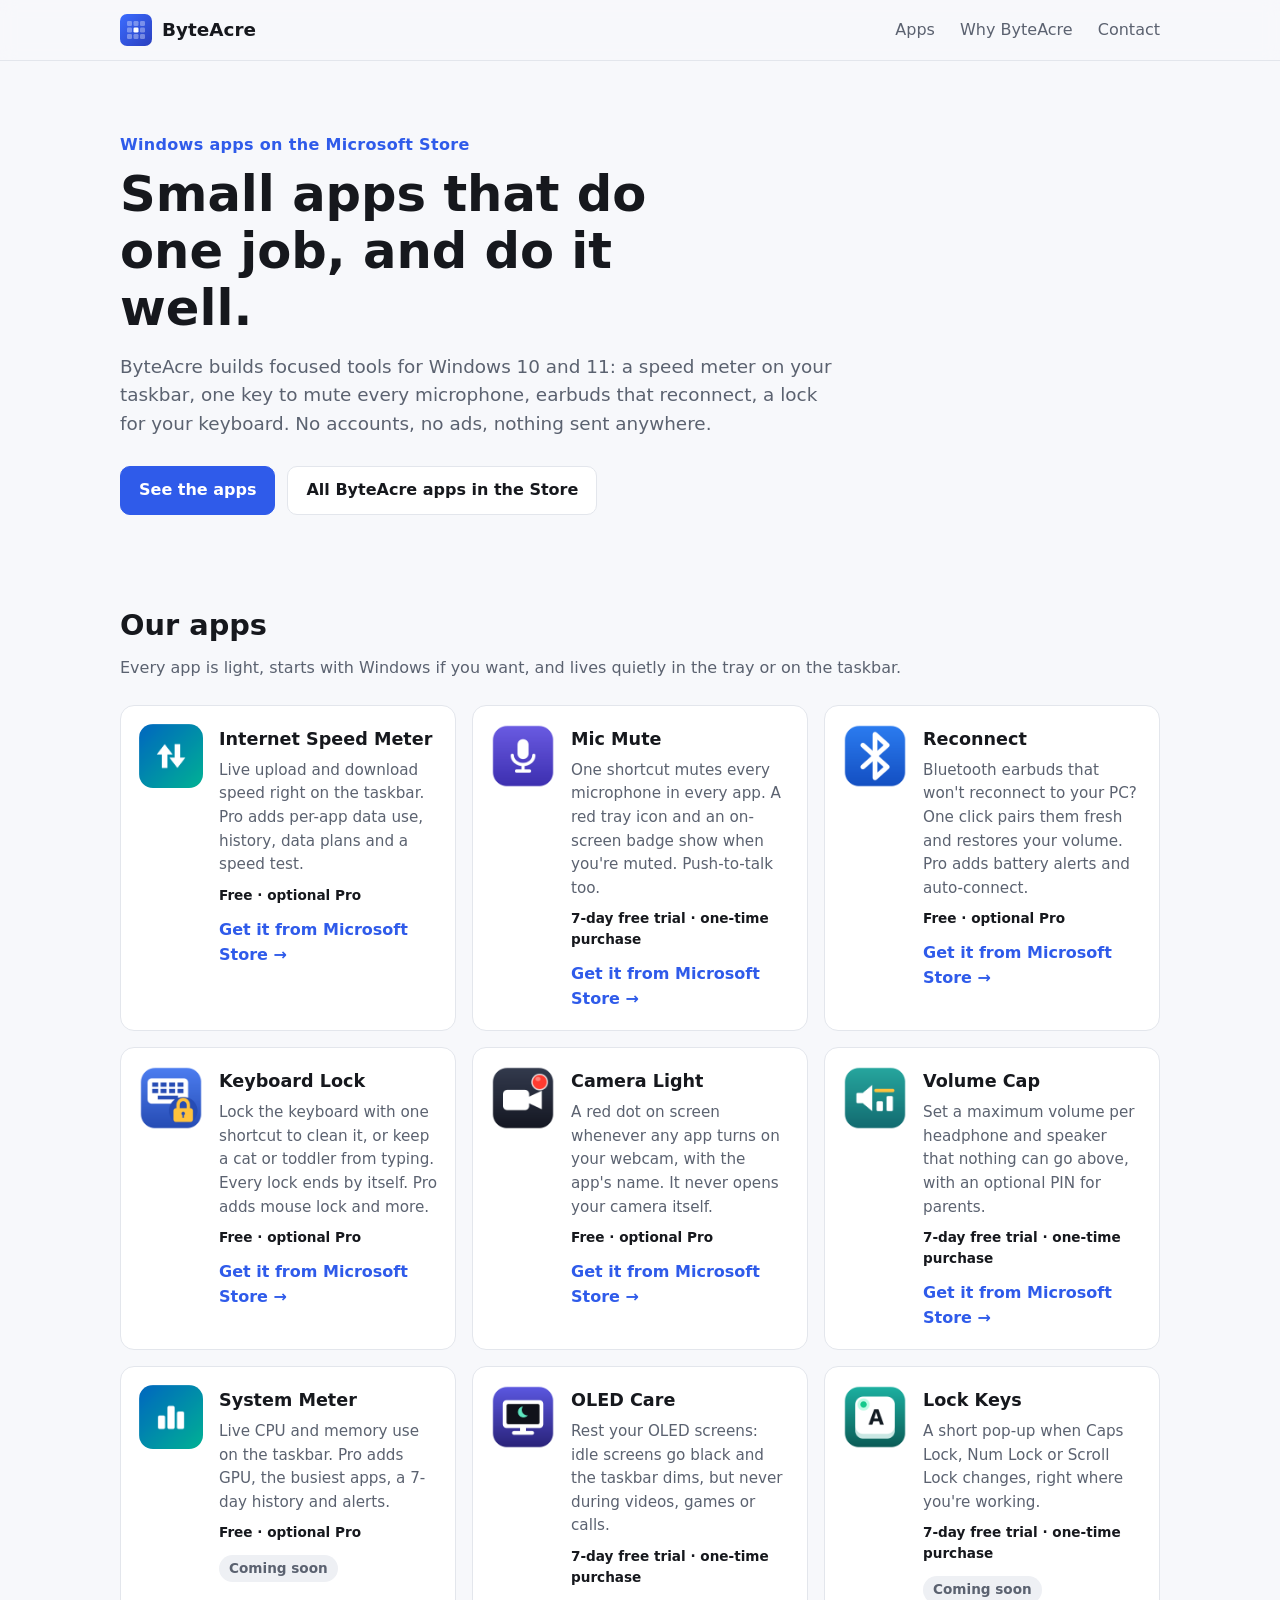
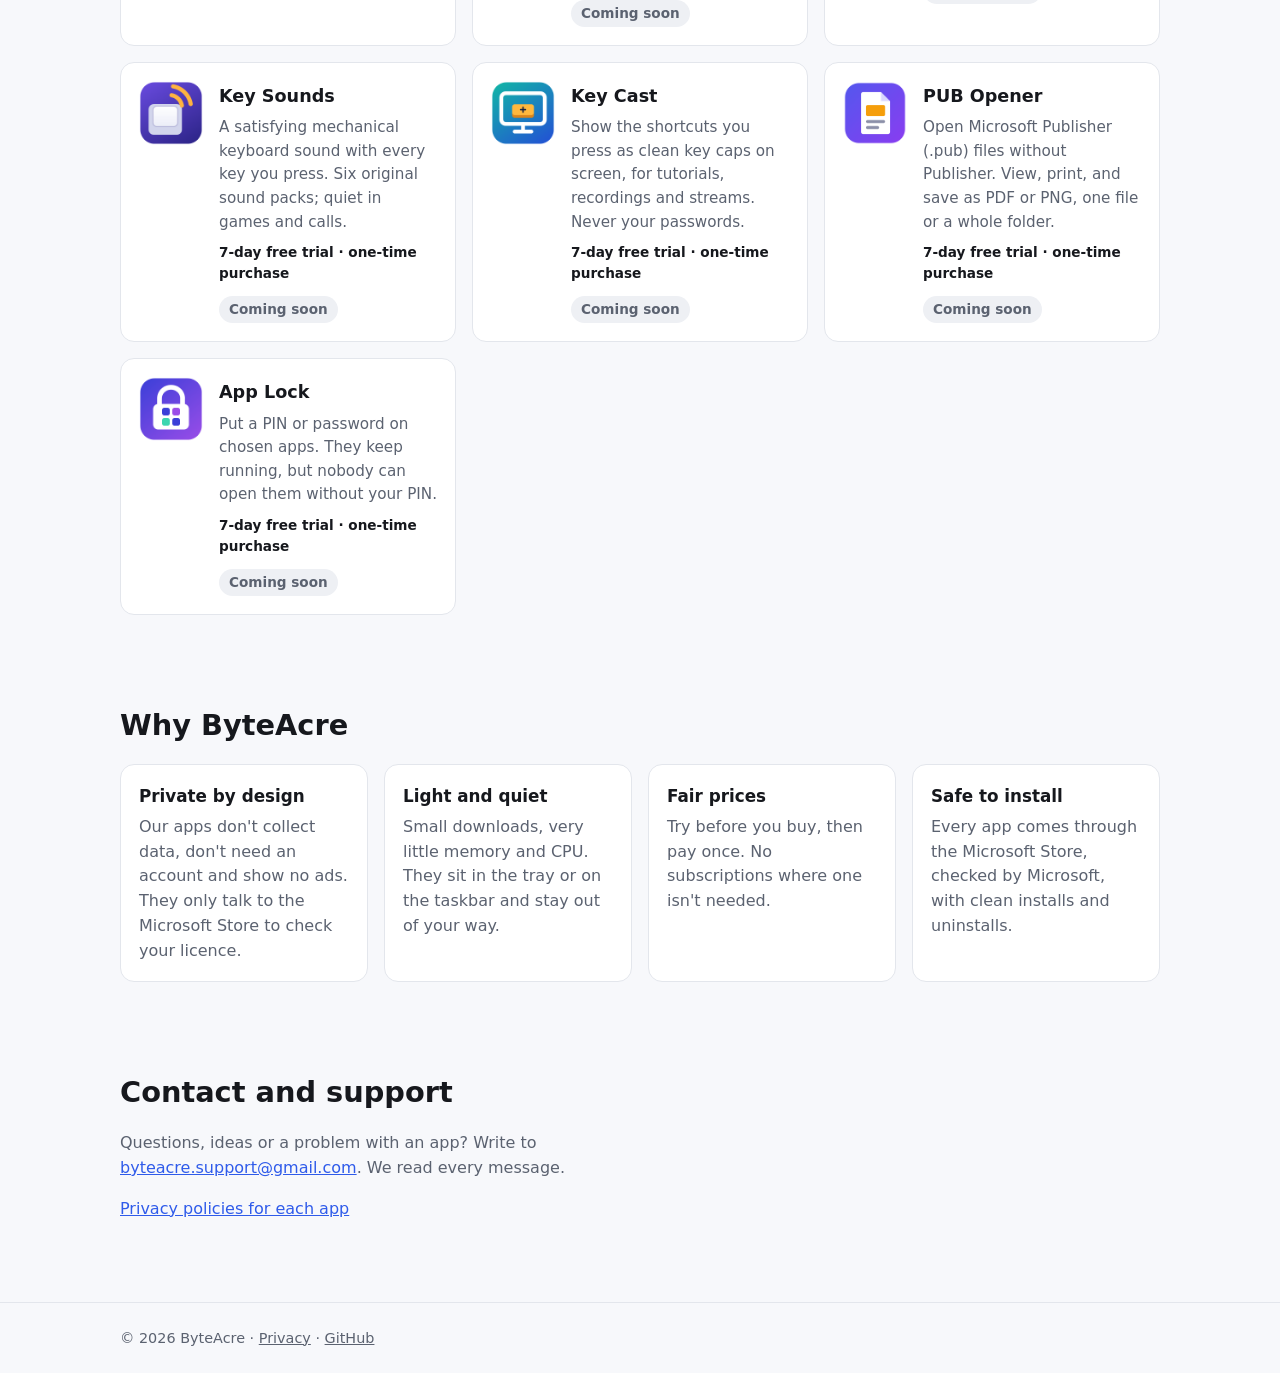
<file: index.html>
<!doctype html>
<html lang="en">
<head>
<meta name="google-site-verification" content="8QVVEAuXR3b2v1I5eqjdsJw9y72k87wtvU8WWJqe2cA" />
<meta charset="utf-8">
<meta name="viewport" content="width=device-width, initial-scale=1">
<title>ByteAcre: small, focused Windows apps</title>
<meta name="description" content="ByteAcre makes small, focused Windows apps on the Microsoft Store: Internet Speed Meter, Mic Mute, Reconnect, Keyboard Lock, Camera Light, Volume Cap and more. Private, lightweight, fair prices.">
<link rel="canonical" href="https://byteacre.github.io/">
<link rel="icon" href="images/byteacre-icon.svg" type="image/svg+xml">
<meta property="og:title" content="ByteAcre: small, focused Windows apps">
<meta property="og:description" content="Small Windows apps that do one job well. Private, lightweight, fair one-time prices.">
<meta property="og:type" content="website">
<meta property="og:url" content="https://byteacre.github.io/">
<link rel="stylesheet" href="style.css">
<script type="application/ld+json">
{"@context":"https://schema.org","@type":"Organization","name":"ByteAcre","url":"https://byteacre.github.io/","logo":"https://byteacre.github.io/images/byteacre-icon.svg","email":"byteacre.support@gmail.com","sameAs":["https://github.com/byteAcre"]}
</script>
</head>
<body>
<header class="top">
  <div class="wrap nav">
    <a class="brand" href="#top" aria-label="ByteAcre home">
      <img src="images/byteacre-icon.svg" alt="" width="32" height="32"> ByteAcre
    </a>
    <nav aria-label="Main">
      <a href="#apps">Apps</a>
      <a href="#why">Why ByteAcre</a>
      <a href="#contact">Contact</a>
    </nav>
  </div>
</header>

<main id="top">
  <section class="hero">
    <div class="wrap">
      <p class="eyebrow">Windows apps on the Microsoft Store</p>
      <h1>Small apps that do one job, and do it well.</h1>
      <p class="lead">ByteAcre builds focused tools for Windows 10 and 11: a speed meter on your taskbar, one key to mute every
        microphone, earbuds that reconnect, a lock for your keyboard. No accounts, no ads, nothing sent anywhere.</p>
      <div class="cta">
        <a class="btn primary" href="#apps">See the apps</a>
        <a class="btn" href="https://apps.microsoft.com/search?query=ByteAcre" rel="noopener">All ByteAcre apps in the Store</a>
      </div>
    </div>
  </section>

  <section id="apps" class="apps">
    <div class="wrap">
      <h2>Our apps</h2>
      <p class="sub">Every app is light, starts with Windows if you want, and lives quietly in the tray or on the taskbar.</p>

      <!-- HOW TO EDIT: each app is one <article>. When a "Coming soon" app goes live, replace its
           <span class="soon">Coming soon</span> with the <a class="store" ...> line used by the live apps
           (same Store ID as in its comment). -->
      <div class="grid">

        <article class="card">
          <img src="images/speed-meter.png" alt="" width="64" height="64">
          <div>
            <h3>Internet Speed Meter</h3>
            <p>Live upload and download speed right on the taskbar. Pro adds per-app data use, history, data plans and a speed test.</p>
            <p class="meta">Free · optional Pro</p>
            <a class="store" href="https://apps.microsoft.com/detail/9MTVNRLCHL46" rel="noopener">Get it from Microsoft Store</a>
          </div>
        </article>

        <article class="card">
          <img src="images/mic-mute.png" alt="" width="64" height="64">
          <div>
            <h3>Mic Mute</h3>
            <p>One shortcut mutes every microphone in every app. A red tray icon and an on-screen badge show when you're muted. Push-to-talk too.</p>
            <p class="meta">7-day free trial · one-time purchase</p>
            <a class="store" href="https://apps.microsoft.com/detail/9PDG207LVQ56" rel="noopener">Get it from Microsoft Store</a>
          </div>
        </article>

        <article class="card">
          <img src="images/reconnect.png" alt="" width="64" height="64">
          <div>
            <h3>Reconnect</h3>
            <p>Bluetooth earbuds that won't reconnect to your PC? One click pairs them fresh and restores your volume. Pro adds battery alerts and auto-connect.</p>
            <p class="meta">Free · optional Pro</p>
            <a class="store" href="https://apps.microsoft.com/detail/9ND0S2LZVWPX" rel="noopener">Get it from Microsoft Store</a>
          </div>
        </article>

        <article class="card">
          <img src="images/keyboard-lock.png" alt="" width="64" height="64">
          <div>
            <h3>Keyboard Lock</h3>
            <p>Lock the keyboard with one shortcut to clean it, or keep a cat or toddler from typing. Every lock ends by itself. Pro adds mouse lock and more.</p>
            <p class="meta">Free · optional Pro</p>
            <a class="store" href="https://apps.microsoft.com/detail/9P1DGG5ZQ2GV" rel="noopener">Get it from Microsoft Store</a>
          </div>
        </article>

        <article class="card">
          <img src="images/camera-light.png" alt="" width="64" height="64">
          <div>
            <h3>Camera Light</h3>
            <p>A red dot on screen whenever any app turns on your webcam, with the app's name. It never opens your camera itself.</p>
            <p class="meta">Free · optional Pro</p>
            <a class="store" href="https://apps.microsoft.com/detail/9N3SJQJFRS90" rel="noopener">Get it from Microsoft Store</a>
          </div>
        </article>

        <article class="card">
          <img src="images/volume-cap.png" alt="" width="64" height="64">
          <div>
            <h3>Volume Cap</h3>
            <p>Set a maximum volume per headphone and speaker that nothing can go above, with an optional PIN for parents.</p>
            <p class="meta">7-day free trial · one-time purchase</p>
            <a class="store" href="https://apps.microsoft.com/detail/9PKXBKDD9G18" rel="noopener">Get it from Microsoft Store</a>
          </div>
        </article>

        <article class="card">
          <!-- Store ID 9N7SM03D4NWT -->
          <img src="images/system-meter.png" alt="" width="64" height="64">
          <div>
            <h3>System Meter</h3>
            <p>Live CPU and memory use on the taskbar. Pro adds GPU, the busiest apps, a 7-day history and alerts.</p>
            <p class="meta">Free · optional Pro</p>
            <span class="soon">Coming soon</span>
          </div>
        </article>

        <article class="card">
          <!-- Store ID 9N9KM5X5MT4K -->
          <img src="images/oled-care.png" alt="" width="64" height="64">
          <div>
            <h3>OLED Care</h3>
            <p>Rest your OLED screens: idle screens go black and the taskbar dims, but never during videos, games or calls.</p>
            <p class="meta">7-day free trial · one-time purchase</p>
            <span class="soon">Coming soon</span>
          </div>
        </article>

        <article class="card">
          <!-- Store ID 9PJVCDWS0DNC -->
          <img src="images/lock-keys.png" alt="" width="64" height="64">
          <div>
            <h3>Lock Keys</h3>
            <p>A short pop-up when Caps Lock, Num Lock or Scroll Lock changes, right where you're working.</p>
            <p class="meta">7-day free trial · one-time purchase</p>
            <span class="soon">Coming soon</span>
          </div>
        </article>

        <article class="card">
          <!-- Store ID 9NFBNVWLKVXJ -->
          <img src="images/key-sounds.png" alt="" width="64" height="64">
          <div>
            <h3>Key Sounds</h3>
            <p>A satisfying mechanical keyboard sound with every key you press. Six original sound packs; quiet in games and calls.</p>
            <p class="meta">7-day free trial · one-time purchase</p>
            <span class="soon">Coming soon</span>
          </div>
        </article>

        <article class="card">
          <!-- Store ID 9NG6CG6V17BK -->
          <img src="images/key-cast.png" alt="" width="64" height="64">
          <div>
            <h3>Key Cast</h3>
            <p>Show the shortcuts you press as clean key caps on screen, for tutorials, recordings and streams. Never your passwords.</p>
            <p class="meta">7-day free trial · one-time purchase</p>
            <span class="soon">Coming soon</span>
          </div>
        </article>

        <article class="card">
          <!-- Store ID 9MVVKFBPZNRF -->
          <img src="images/pub-opener.png" alt="" width="64" height="64">
          <div>
            <h3>PUB Opener</h3>
            <p>Open Microsoft Publisher (.pub) files without Publisher. View, print, and save as PDF or PNG, one file or a whole folder.</p>
            <p class="meta">7-day free trial · one-time purchase</p>
            <span class="soon">Coming soon</span>
          </div>
        </article>

        <article class="card">
          <!-- Store ID: not reserved yet -->
          <img src="images/app-lock.png" alt="" width="64" height="64">
          <div>
            <h3>App Lock</h3>
            <p>Put a PIN or password on chosen apps. They keep running, but nobody can open them without your PIN.</p>
            <p class="meta">7-day free trial · one-time purchase</p>
            <span class="soon">Coming soon</span>
          </div>
        </article>

      </div>
    </div>
  </section>

  <section id="why" class="why">
    <div class="wrap">
      <h2>Why ByteAcre</h2>
      <div class="points">
        <div><h3>Private by design</h3><p>Our apps don't collect data, don't need an account and show no ads. They only talk to the Microsoft Store to check your licence.</p></div>
        <div><h3>Light and quiet</h3><p>Small downloads, very little memory and CPU. They sit in the tray or on the taskbar and stay out of your way.</p></div>
        <div><h3>Fair prices</h3><p>Try before you buy, then pay once. No subscriptions where one isn't needed.</p></div>
        <div><h3>Safe to install</h3><p>Every app comes through the Microsoft Store, checked by Microsoft, with clean installs and uninstalls.</p></div>
      </div>
    </div>
  </section>

  <section id="contact" class="contact">
    <div class="wrap">
      <h2>Contact and support</h2>
      <p>Questions, ideas or a problem with an app? Write to <a href="mailto:byteacre.support@gmail.com">byteacre.support@gmail.com</a>. We read every message.</p>
      <p><a href="privacy.html">Privacy policies for each app</a></p>
    </div>
  </section>
</main>

<footer>
  <div class="wrap">© 2026 ByteAcre · <a href="privacy.html">Privacy</a> · <a href="https://github.com/byteAcre" rel="noopener">GitHub</a></div>
</footer>
</body>
</html>
</file>
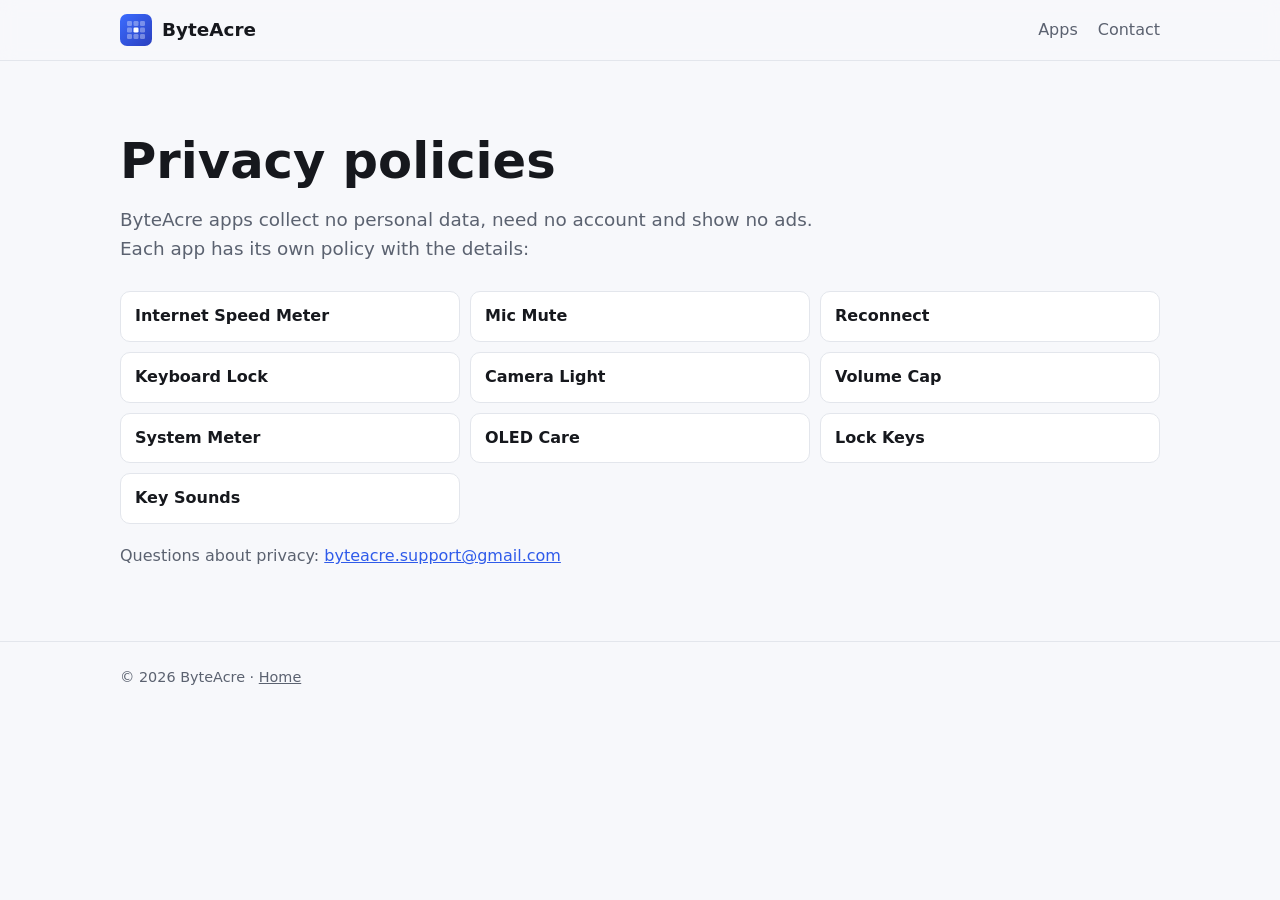
<file: privacy.html>
<!doctype html>
<html lang="en">
<head>
<meta charset="utf-8">
<meta name="viewport" content="width=device-width, initial-scale=1">
<title>Privacy policies: ByteAcre</title>
<meta name="description" content="Privacy policies for ByteAcre's Windows apps. Our apps collect no personal data and need no account.">
<link rel="canonical" href="https://byteacre.github.io/privacy.html">
<link rel="icon" href="images/byteacre-icon.svg" type="image/svg+xml">
<link rel="stylesheet" href="style.css">
</head>
<body>
<header class="top">
  <div class="wrap nav">
    <a class="brand" href="./" aria-label="ByteAcre home"><img src="images/byteacre-icon.svg" alt="" width="32" height="32"> ByteAcre</a>
    <nav aria-label="Main"><a href="./#apps">Apps</a><a href="./#contact">Contact</a></nav>
  </div>
</header>
<main>
  <section class="hero">
    <div class="wrap">
      <h1>Privacy policies</h1>
      <p class="lead">ByteAcre apps collect no personal data, need no account and show no ads. Each app has its own policy with the details:</p>
      <ul class="policies">
        <li><a href="https://byteacre.github.io/bn3---Internet-Speed-Meter---Taskbar/">Internet Speed Meter</a></li>
        <li><a href="https://byteacre.github.io/bn4---Mic-Mute---Mute-Microphone-Hotkey/">Mic Mute</a></li>
        <li><a href="https://byteacre.github.io/bn2---Reconnect-Bluetooth-device-manager/">Reconnect</a></li>
        <li><a href="https://byteacre.github.io/bn6---Keyboard-Lock/">Keyboard Lock</a></li>
        <li><a href="https://byteacre.github.io/bn7---Camera-Light/">Camera Light</a></li>
        <li><a href="https://byteacre.github.io/bn5---Volume-Cap/">Volume Cap</a></li>
        <li><a href="https://byteacre.github.io/bn10---System-Meter/">System Meter</a></li>
        <li><a href="https://byteacre.github.io/bn8---OLED-Care/">OLED Care</a></li>
        <li><a href="https://byteacre.github.io/bn9---Lock-Keys/">Lock Keys</a></li>
        <li><a href="https://byteacre.github.io/bn11---Key-Sounds/">Key Sounds</a></li>
      </ul>
      <p class="sub" style="margin-top:20px">Questions about privacy: <a href="mailto:byteacre.support@gmail.com">byteacre.support@gmail.com</a></p>
    </div>
  </section>
</main>
<footer><div class="wrap">© 2026 ByteAcre · <a href="./">Home</a></div></footer>
</body>
</html>
</file>
<file: style.css>
:root {
  --bg: #f7f8fb;
  --surface: #ffffff;
  --text: #16181d;
  --muted: #5b6270;
  --line: #e3e6ec;
  --accent: #2f5bea;
  --accent-text: #ffffff;
  --soon: #eef0f4;
}
@media (prefers-color-scheme: dark) {
  :root {
    --bg: #111318;
    --surface: #1a1d24;
    --text: #eef0f4;
    --muted: #a3aab8;
    --line: #2a2f3a;
    --accent: #6f8cff;
    --accent-text: #0d1020;
    --soon: #242833;
  }
}
* { box-sizing: border-box; }
html { scroll-behavior: smooth; }
body {
  margin: 0;
  font-family: "Segoe UI", system-ui, -apple-system, Roboto, Arial, sans-serif;
  background: var(--bg);
  color: var(--text);
  line-height: 1.55;
}
a { color: var(--accent); }
.wrap { max-width: 1080px; margin: 0 auto; padding: 0 20px; }

.top { position: sticky; top: 0; background: color-mix(in srgb, var(--bg) 88%, transparent); backdrop-filter: blur(8px); border-bottom: 1px solid var(--line); z-index: 10; }
.nav { display: flex; align-items: center; justify-content: space-between; height: 60px; }
.brand { display: flex; align-items: center; gap: 10px; font-weight: 700; font-size: 1.15rem; color: var(--text); text-decoration: none; }
nav a { margin-left: 20px; color: var(--muted); text-decoration: none; font-weight: 500; }
nav a:hover { color: var(--text); }

.hero { padding: 72px 0 48px; }
.eyebrow { color: var(--accent); font-weight: 600; margin: 0 0 8px; letter-spacing: .02em; }
h1 { font-size: clamp(2rem, 4.5vw, 3.1rem); line-height: 1.15; margin: 0 0 16px; max-width: 18ch; }
.lead { font-size: 1.15rem; color: var(--muted); max-width: 62ch; margin: 0 0 28px; }
.cta { display: flex; flex-wrap: wrap; gap: 12px; }
.btn { display: inline-block; padding: 11px 18px; border-radius: 10px; border: 1px solid var(--line); background: var(--surface); color: var(--text); text-decoration: none; font-weight: 600; }
.btn.primary { background: var(--accent); border-color: var(--accent); color: var(--accent-text); }

section h2 { font-size: 1.8rem; margin: 0 0 8px; }
.sub { color: var(--muted); margin: 0 0 24px; }
.apps { padding: 40px 0; }
.grid { display: grid; grid-template-columns: repeat(auto-fill, minmax(300px, 1fr)); gap: 16px; }
.card { display: flex; gap: 16px; background: var(--surface); border: 1px solid var(--line); border-radius: 14px; padding: 18px; }
.card img { border-radius: 14px; flex: none; }
.card h3 { margin: 2px 0 6px; font-size: 1.1rem; }
.card p { margin: 0 0 8px; color: var(--muted); font-size: .95rem; }
.card .meta { font-size: .85rem; font-weight: 600; color: var(--text); }
.store { display: inline-block; margin-top: 4px; font-weight: 600; text-decoration: none; }
.store::after { content: " →"; }
.soon { display: inline-block; margin-top: 4px; font-size: .85rem; font-weight: 600; color: var(--muted); background: var(--soon); padding: 3px 10px; border-radius: 999px; }

.why { padding: 48px 0; }
.points { display: grid; grid-template-columns: repeat(auto-fit, minmax(220px, 1fr)); gap: 16px; margin-top: 16px; }
.points div { background: var(--surface); border: 1px solid var(--line); border-radius: 14px; padding: 18px; }
.points h3 { margin: 0 0 6px; font-size: 1.05rem; }
.points p { margin: 0; color: var(--muted); }

.contact { padding: 40px 0 64px; }
.contact p { color: var(--muted); max-width: 62ch; }

footer { border-top: 1px solid var(--line); padding: 24px 0; color: var(--muted); font-size: .9rem; }
footer a { color: var(--muted); }

.policies { list-style: none; padding: 0; display: grid; grid-template-columns: repeat(auto-fill, minmax(260px, 1fr)); gap: 10px; }
.policies a { display: block; background: var(--surface); border: 1px solid var(--line); border-radius: 10px; padding: 12px 14px; text-decoration: none; color: var(--text); font-weight: 600; }

@media (max-width: 560px) {
  nav a { margin-left: 14px; font-size: .95rem; }
  nav a[href="#why"] { display: none; }
  .hero { padding: 48px 0 32px; }
}
</file>
